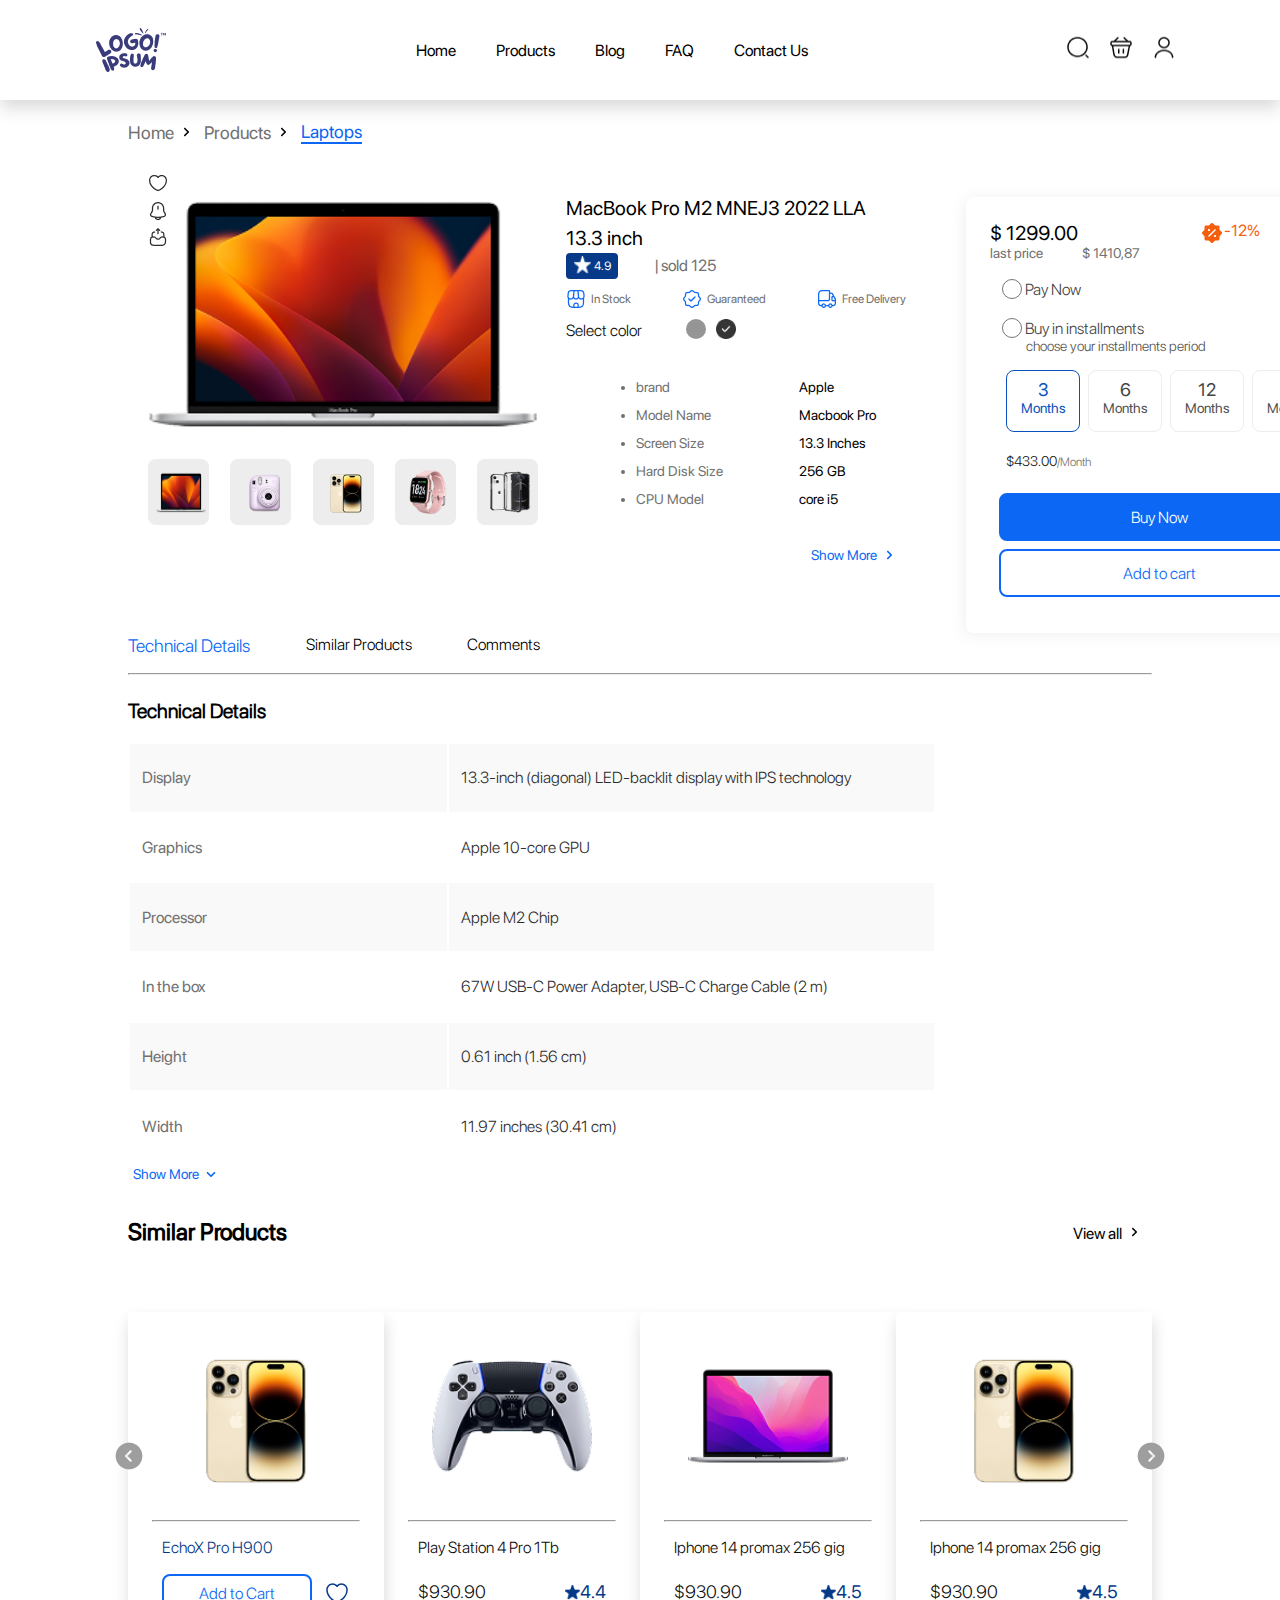
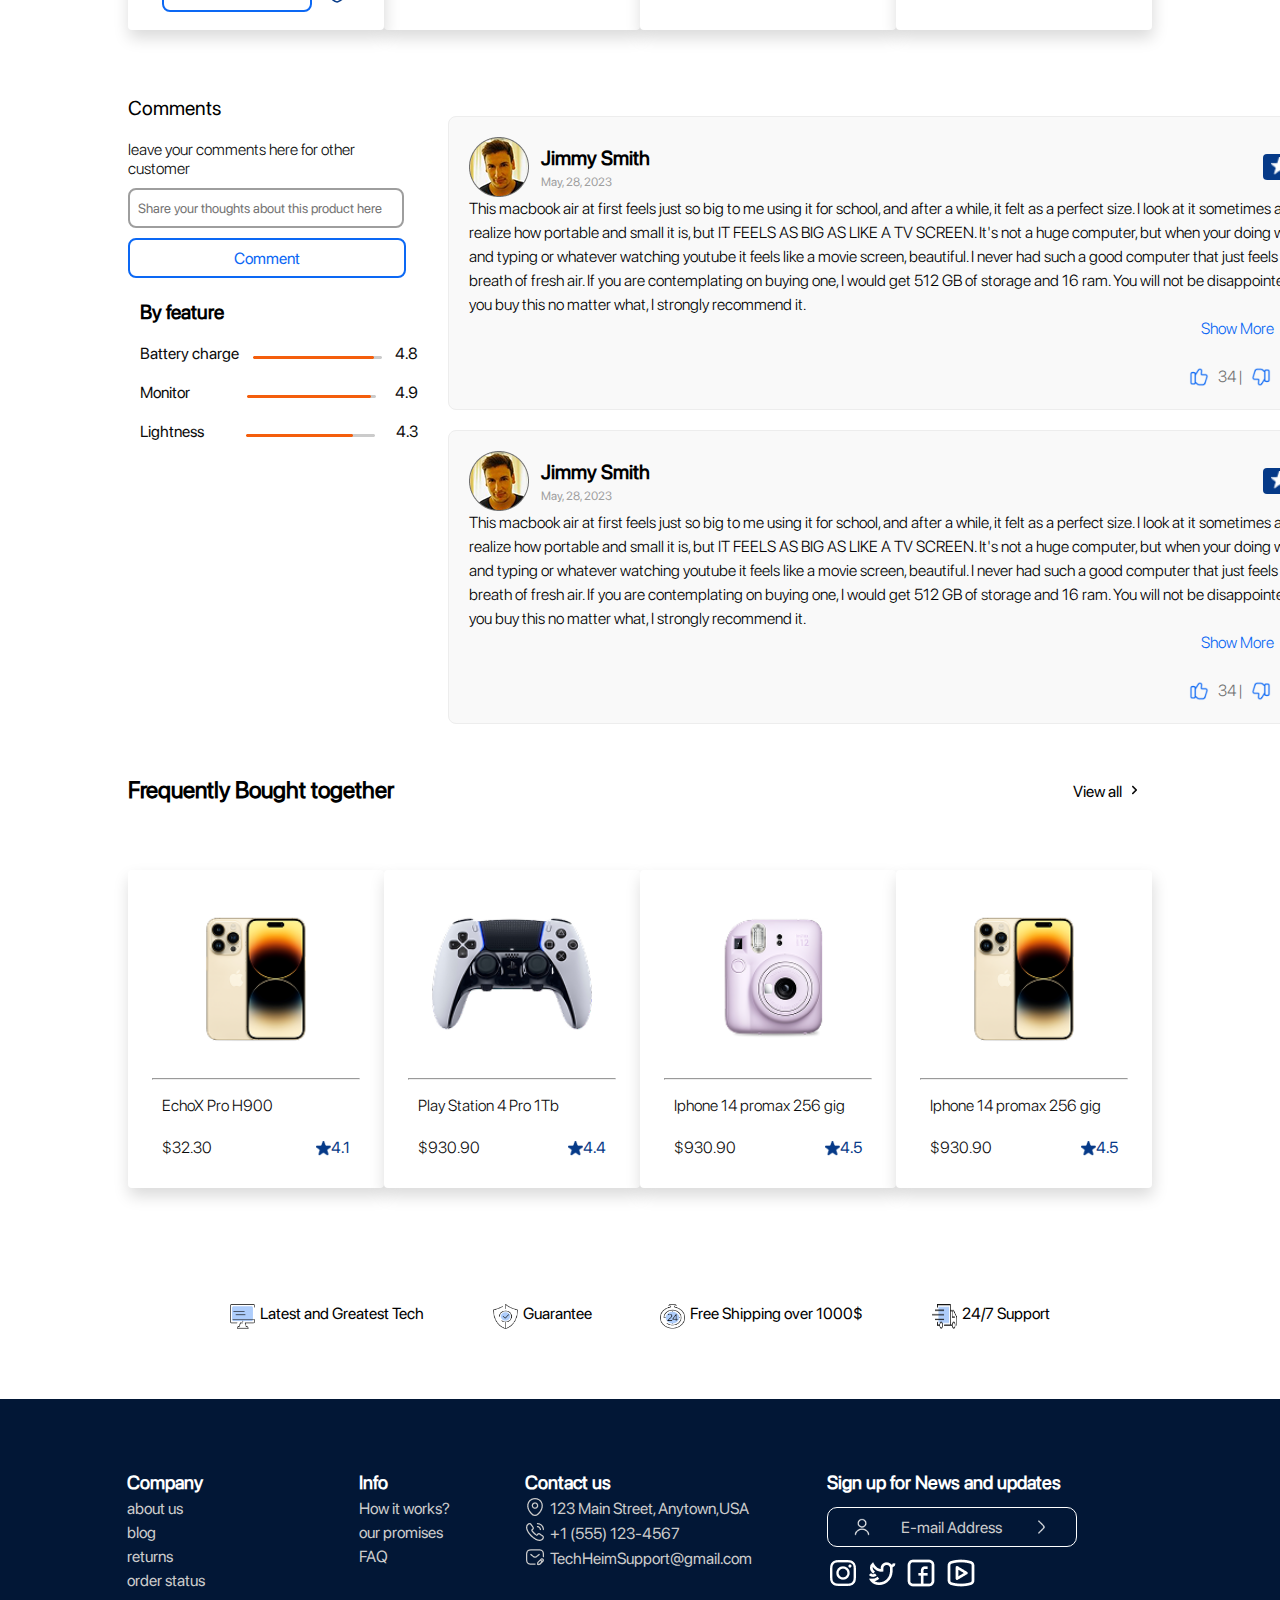
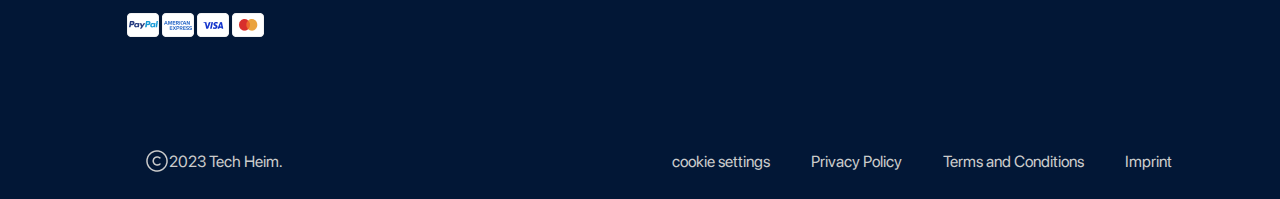
<file: product.html>
<!DOCTYPE html>
<html lang="en">
<head>
    <meta charset="UTF-8">
    <meta name="viewport" content="width=device-width, initial-scale=1.0">
    <link rel="stylesheet" href="product.css"/>
    <!-- <link rel="stylesheet" href="index.css"/> -->

   
    <title>Logo Ipsum</title>
</head>
<body>
    <div class="navbar">
    <div class="head-main">  
    <div class="logo"><img src="Assets/icons/Logo.png"></div>
    <div class="nav-links">
        <a>Home</a>
        <a>Products</a>
        <a>Blog</a>
        <a>FAQ</a>
        <a>Contact Us</a>
    </div>
    <div class="nav-icons">
        <img src="Assets\icons\search.png">
        <img src="Assets\icons\basket.png">
        <img src="Assets\icons\profile.png">
    </div>
   </div>   
  </div>
 <div class="main">
  <div class="pro-cont">
    <div class="path">
        <p>Home</p>
        <div class="path-img"><img src="Assets\icons\arrow-circle-right.png"></div>
        <p>Products</p>
        <div class="path-img"><img src="Assets\icons\arrow-circle-right.png"></div>
        <p class="lap">Laptops</p>
    </div>
      <div class="pro-grid">
        <div class="card1">
            <div class="like"><img src="Assets\icons\heart-black.png"></div>
            <div class="noti"><img src="Assets\icons\notification-bing.png"></div>
            <div class="send"><img src="Assets\icons\directbox-send.png"></div>
            <div class="pro-img"><img src="Assets\images\image-1.png"></div>
            <div class="pro-imgs"><span><img src="Assets\images\image-1.png"></span><span><img src="Assets\images\prod2.png"></span><span><img src="Assets\images\prod4.png"></span><span><img src="Assets\images\prod6.png"></span><span><img src="Assets\images\prod1.png"></span></div>
        </div>
        <div class="card2">
          <h3>MacBook Pro M2 MNEJ3 2022 LLA 13.3 inch</h3>
          <div class="rate">
            <div class="ratings">
                <div class="star-img"><img src="Assets\icons\Star 1.png"></div><p>4.9</p>
            </div>
            <span><p> | sold 125</p></span>
           </div>
          <div class="pro-spec">
             <span class="spec"><div class="spec-img"><img src="Assets\icons\shop.png"></div><p>In Stock</p></span>
             <span class="spec"><div class="spec-img"><img src="Assets\icons\verify.png"></div><p>Guaranteed</p></span>
             <span class="spec"><div class="spec-img"><img src="Assets\icons\truck.png"></div><p>Free Delivery</p></span>
          </div> 
          <div class="cols">
            <h3>Select color </h3>
            <span><div class="col"></div>
            <img src="Assets\icons\select color.png"></span>
          </div>
          <div class="pro-list">
            <ul class="list1">
                <li>brand</li>
                <li>Model Name</li>
                <li>Screen Size</li>
                <li>Hard Disk Size</li>
                <li>CPU Model</li>
            </ul>
            <ul class="list2">
                <li>Apple</li>
                <li>Macbook Pro</li>
                <li>13.3 Inches</li>
                <li>256 GB</li>
                <li>core i5</li>
            </ul>
           </div>
           <div class="show"><a href="#"><p>Show More</p><div class="show-img"><img src="Assets\icons\blue-right.png"></a></div>
        </div>   
      </div>
      <div class="card3">
            <div class="card3-1">
                <div class="price-txt">
                    <div class="c-price">
                        <span><h5>$ 1299.00</h5></span>
                        <span><div class="dis-img"><img src="Assets\icons\discount-shape.png"></div><p> -12%</p></span>
                    </div>
                    <div class="l-price"><p>last price  </p><p>$ 1410,87</p></div>
                </div>
                <div class="install">
                    <div class="ops"><input type="radio" name="payment" id="payment">
                    <label for="payment">&nbsp;Pay Now</label></div><br>
                    <div class="ops"><input type="radio" name="payment" id="payment">
                    <label for="payment">&nbsp;Buy in installments</label></div>
                    <p class="p1">choose your installments period</p>
                    <div class="months">
                        <div style="border:1px solid rgba(9, 81, 190, 1); " ><p  class="p-head"style="color:rgba(9, 81, 190, 1) !important;" >3</p><p style="color:rgba(9, 81, 190, 1) !important;"> Months</p></div>
                        <div><p class="p-head">6</p><p>Months</p></div>
                        <div><p class="p-head">12</p><p>Months</p></div>
                        <div><p class="p-head">18</p><p>Months</p></div>
                    </div><br>
                    <p class="p2">$433.00<span>/Month</span></p>
                </div><center>
                <div class="buttons">
                    <button class="button1">Buy Now</button>
                    <button class="button2">Add to cart</button>
                </div></center>
            </div>
        </div>
  </div>

  <div class="Details">
      <div class="tabs">
        <div class="tab" style="color:rgba(12, 104, 244, 1);font-size:18px;">
              <p>Technical Details</p>
        </div>
        <div class="tab">
            <p>Similar Products</p>
        </div>
        <div class="tab">
            <p>Comments</p>
        </div>
      </div><hr >
      <div class="tech">
          <h5 style=" font-family:'SF-pro-thin';font-size:20px;font-weight: 700;">Technical Details</h5><br>
          <table class="tech-t">
            <tbody>
                <tr>
                    <td>Display</td>
                    <td>13.3-inch (diagonal) LED-backlit display with IPS technology</td>

                </tr>
                <tr>
                    <td>Graphics</td>
                    <td>Apple 10-core GPU</td>
                </tr>
                <tr>
                    <td>Processor</td>
                    <td>Apple M2 Chip</td>
                </tr>
                <tr>
                    <td>In the box</td>
                    <td>67W USB-C Power Adapter, USB-C Charge Cable (2 m)</td>
                </tr>
                <tr>
                    <td>Height</td>
                    <td>0.61 inch (1.56 cm)</td>
                </tr>
                <tr>
                    <td>Width</td>
                    <td>11.97 inches (30.41 cm)</td>
                </tr>
            </tbody>
          </table>
      </div>
      <div class="show" style="margin-left:0;"><a href="#"><p>Show More</p><div class="show-img"><img src="Assets\icons\arrow-circle-down.png"></a></div>
  </div>

  <div class="new-prod">
    <div class="new-txt">
      <h3>Similar Products</h3>
      <div class="view-all"><p><a href="">View all </a><div class="view-img"><img src="Assets\icons\arrow-circle-right.png"></div></p></div>
    </div>
    <div class="new-grid">
         <div class="new-card" style="position:relative;">
            <img  style="position :absolute; left:-15px; top:128px;"src="Assets\icons\brown-left.png">
             <div class="new-img">
                <img src="Assets\images\prod4.png">
             </div>
             <hr>
               <p style="color:rgba(6, 58, 136, 1);">EchoX Pro H900</p>
               <p style="display:flex;justify-content: space-between; align-items: center;margin-top:4px;"><button class="addtocart">Add to Cart</button><span style="width:25px;height:25px;"><img src="Assets\icons\heart.png" ></img></span></p>
             
         </div>
         <div class="new-card">
             <div class="new-img">
                <img src="Assets\images\prod5.png">
             </div>
             <hr>
               <p>Play Station 4 Pro 1Tb</p>
               <p class="price" style="font-size: 18px;">$930.90<span  class="rating"><img src="Assets\icons\Star.png" style="width:15px;height:15px;"></img>4.4</span></p>
             
         </div>
         <div class="new-card">
             <div class="new-img">
                <img src="Assets\images\prod3.png">
             </div>
             <hr>
               <p>Iphone 14 promax 256 gig</p>
               <p class="price" style="font-size: 18px;">$930.90<span  class="rating"><img src="Assets\icons\Star.png" style="width:15px;height:15px;"></img>4.5</span></p>
             
         </div>
          <div class="new-card" style="position:relative;">
            
             <div class="new-img">
                <img src="Assets\images\prod4.png">
             </div>
             <hr>
               <p>Iphone 14 promax 256 gig</p>
               <p class="price" style="font-size: 18px;">$930.90<span  class="rating"><img src="Assets\icons\Star.png" style="width:15px;height:15px;"></img>4.5</span></p>    
               <img  src="Assets\images\brown-right.png"style="position :absolute; right:-15px; top:128px;">
            </div>
    </div>
  </div>
  
  <div class="comment">
   <div class="cmnt">
    <div class="com">
        <p>Comments</p>
        <div>
            <p>leave your comments here for other customer</p>
        </div>

        <input type="text" name="txt" id="txt" placeholder="Share your thoughts about this product here">
        <button>Comment</button>
        <div class="feature">
            <h4>By feature</h4>
            <p><span>Battery charge</span><span><img src="Assets\images\Frame 26086883.png"></span><span>4.8</span></p>
            <p><span>Monitor&nbsp;&nbsp;&nbsp;&nbsp;&nbsp;&nbsp;</span><span></span><span><img src="Assets\images\Frame 26086884.png"></span><span>4.9</span></p>
            <p><span>Lightness</span><span></span><span><img src="Assets\images\Frame 26086885.png"></span><span>4.3</span></p>
        </div>
    </div> <!--com-->
    <div class="review">
       <div class="re">
         <div class="profile">
            <div class="prof">
                <div class="prof-img"><img src="Assets\images\Ellipse 398.png"></div>
                    <div class="p-name">
                        <h5 class="n1">Jimmy Smith</h5>
                        <p class="n2">May, 28, 2023</p>
                    </div>
            </div>
              <div class="ratings">
                <div class="star-img"><img src="Assets\icons\Star 1.png"></div><p>4.9</p>
            </div>
         </div>
         <div class="r-cont">
                        <p>This macbook air at first feels just so big to me using it for school, and after a while, it felt as a perfect size. I look at it sometimes and realize how portable and small it is, but IT FEELS AS BIG AS LIKE A TV SCREEN. It's not a huge computer, but when your doing work and typing or whatever watching youtube it feels like a movie screen, beautiful. I never had such a good computer that just feels like a breath of fresh air. If you are contemplating on buying one, I would get 512 GB of storage and 16 ram. You will not be disappointed if you buy this no matter what, I strongly recommend it.</p>
                        <div class="show1" ><a><p>Show More</p><div class="show1-img"><img src="Assets\icons\arrow-circle-down.png"></div></a></div><br>
                        <div class="lik"><div class="likes"><img src="Assets\icons\like.png"></div><span class="count">34 | </span><div class="dislikes"><img src="Assets\icons\dislike.png"></div><span class="count">5</span></div>
         </div>
         
       </div>
       
       <div class="re">
         <div class="profile">
            <div class="prof">
                <div class="prof-img"><img src="Assets\images\Ellipse 398.png"></div>
                    <div class="p-name">
                        <h5 class="n1">Jimmy Smith</h5>
                        <p class="n2">May, 28, 2023</p>
                    </div>
            </div>
              <div class="ratings">
                <div class="star-img"><img src="Assets\icons\Star 1.png"></div><p>4.9</p>
            </div>
         </div>
         <div class="r-cont">
                        <p>This macbook air at first feels just so big to me using it for school, and after a while, it felt as a perfect size. I look at it sometimes and realize how portable and small it is, but IT FEELS AS BIG AS LIKE A TV SCREEN. It's not a huge computer, but when your doing work and typing or whatever watching youtube it feels like a movie screen, beautiful. I never had such a good computer that just feels like a breath of fresh air. If you are contemplating on buying one, I would get 512 GB of storage and 16 ram. You will not be disappointed if you buy this no matter what, I strongly recommend it.</p>
                        <div class="show1" ><a><p>Show More</p><div class="show1-img"><img src="Assets\icons\arrow-circle-down.png"></div></a></div><br>
                        <div class="lik"><div class="likes"><img src="Assets\icons\like.png"></div><span class="count">34 | </span><div class="dislikes"><img src="Assets\icons\dislike.png"></div><span class="count">5</span></div>
         </div>
       </div>
    </div>
   </div> <!--cmnt-->
  </div><!--comment-->

  <div class="new-prod">
    <div class="new-txt">
      <h3>Frequently Bought together</h3>
      <div class="view-all"><p><a href="">View all </a><div class="view-img"><img src="Assets\icons\arrow-circle-right.png"></div></p></div>
    </div>
    <div class="new-grid">
         <div class="new-card">
             <div class="new-img">
                <img src="Assets\images\prod4.png">
             </div>
             <hr>
               <p>EchoX Pro H900</p>
               <p class="price">$32.30<span  class="rating"><img src="Assets\icons\Star.png" style="width:15px;height:15px;"></img>4.1</span></p>
             
         </div>
         <div class="new-card">
             <div class="new-img">
                <img src="Assets\images\prod5.png">
             </div>
             <hr>
               <p>Play Station 4 Pro 1Tb</p>
               <p class="price">$930.90<span  class="rating"><img src="Assets\icons\Star.png" style="width:15px;height:15px;"></img>4.4</span></p>
             
         </div>
         <div class="new-card">
             <div class="new-img">
                <img src="Assets\images\prod2.png">
             </div>
             <hr>
               <p>Iphone 14 promax 256 gig</p>
               <p class="price">$930.90<span  class="rating"><img src="Assets\icons\Star.png" style="width:15px;height:15px;"></img>4.5</span></p>
             
         </div>
          <div class="new-card">
            
             <div class="new-img">
                <img src="Assets\images\prod4.png">
             </div>
             <hr>
               <p>Iphone 14 promax 256 gig</p>
               <p class="price">$930.90<span  class="rating"><img src="Assets\icons\Star.png" style="width:15px;height:15px;"></img>4.5</span></p>    
          </div>
    </div>
  </div>
   <div class="ic">
   <div class="ic-grid">
    <div class="txt-ic">
       <div class="ic-img"> <img src="Assets\icons\Group 61428.png"></div>
       <p>Latest and Greatest Tech</p>
    </div>
    <div class="txt-ic">
      <div class="ic-img"> <img src="Assets\icons\icon.png"></div>
       <p>Guarantee</p>
    </div>
    <div class="txt-ic">
        <div class="ic-img"> <img src="Assets\icons\icon (1).png"></div>
       <p>Free Shipping over 1000$</p>
    </div>
    <div class="txt-ic">
       <div class="ic-img"> <img src="Assets\icons\Group 4.png"></div>
       <p>24/7 Support</p>
    </div>
   </div> 
  </div>
</div>
</div>
</div>  
<div class="main2">
 <div class="footer1">
     <div class="f1-cont">
       
         <div class="cont">
           
           <ul>
            <li><h3>Company</h3></li>
           <li><a href="#">about us</a></li>
           <li><a href="#">blog</a></li>
           <li><a href="#">returns</a></li>
           <li><a href="#">order status</a></li>
           </ul>
           <div class="pay">
              <span><img src="Assets\images\paypal.png"></span>
              <span><img src="Assets\images\american express.png"></span>
              <span><img src="Assets\images\visa.png"></span>
              <span><img src="Assets\images\master card.png"></span>
           </div>
         </div>
         <div class="cont">
           <ul>
            <li><h3>Info</h3></li>
           <li><a href="#">How it works?</a></li>
           <li><a href="#">our promises</a></li>
           <li><a  href="#">FAQ</a></li>
          </ul> 
         </div>
         <div class="cont">

           <ul class="contact">
            <li> <h3>Contact us</h3></li>
           <li><a href="#"><div><img src="Assets\icons\location.png"></div>123 Main Street, Anytown,USA</a></li>
           <li><a href="#"><div><img src="Assets\icons\call-calling.png"></div>+1 (555) 123-4567</a></li>
           <li><a href="#"><div><img src="Assets\icons\sms-edit.png"></div>TechHeimSupport@gmail.com</a></li>
           </ul>
         </div>
         <div class="cont">
          <ul>
           <li> <h3>Sign up for News and updates</h3></li>
           <li> <button><img src="Assets\icons\user.png">E-mail Address<img src="Assets\icons\arrow-right.png"></button></li>
           <li>  <p><span><img src="Assets\icons\Instagram.png"></span><span><img src="Assets\icons\twitter.png"></span><span><img src="Assets\icons\Facebook.png"></span><span><img src="Assets\icons\Youtube.png"></span></p></li>
          </ul> 
         </div> 
     </div>
  </div>
  <div class="copyright">
    <div class="c-grid">
       <div class="copy">
         <img src="\Assets\icons\copyright.png">
         <p>2023 Tech Heim.</p>
       </div>
       <div class="c-txt">
        <p>cookie settings</p>
        <p>Privacy Policy</p>
        <p>Terms and Conditions </p>
        <p>Imprint </p>
       </div>
    </div>
  </div>
 
  </div>
</body> 
</html>
</file>
<file: product.css>
@font-face {
    font-family: 'SF-pro-reg';
    src: url('/Assets/fonts/SF-Pro-Display-Regular.otf');
}
@font-face {
    font-family: 'SF-pro-thin';
    src: url('/Assets/fonts/SF-Pro-Display-Light.otf');
}
@font-face {
    font-family: 'SF-rd';
    src: url('/Assets/fonts/SF-Pro-Rounded-Regular.otf');
}
@font-face {
    font-family: 'SF-rd-light';
    src: url('/Assets/fonts/SF-Pro-Rounded-Light.otf');
}
*{  
    
    margin:0;
    font-family: 'SF-pro-reg';
  
}
body{
     width:100%;
     overflow-x: hidden;
}

.navbar{
    background-color:white;
    width:100%;
    height:100px;
    display: flex;
    justify-content: space-around;
    align-items: center;
    box-shadow: rgba(0, 0, 0, 0.15) 0px 0.5rem 1rem;
}
.logo{
    width:70px;
    height:45px;
}
.nav-links{
    display:flex;
    width: 600px;
    padding:8px;
    justify-content: center;
    gap:40px;
}
.nav-links a{
    color:black;
    gap:70px;
}

.nav-icons img{
    height:40px;
    width:40px;
}

.main{
    width:80%;
    display: flex;
    justify-content: center;
    align-items: center;
    margin:auto;
}
.head-main{
    width:85%;
    display: flex;
    justify-content: space-between;
    align-items: center;
    margin:auto;
}
.main2{
    width:100%;
}
.pro-cont{
    width:100%;
    /* background-color: burlywood; */
    padding:20px;

}
.path{
    display: flex;
    justify-content:left;
    align-items: center;
    font-family: 'SF-pro-thin';
    font-size:18px;
    color:rgba(113, 113, 113, 1);
}
.lap{
    color:rgba(12, 104, 244, 1);
   border-bottom:2px solid rgba(12, 104, 244, 1);

}
.path-img{
    width:30px;
    height:25px;
}
.pro-grid{
    width:95%;
    height:450px;
    display:flex;
    padding:20px;
    

}
.card1{
    width:390px;
    height:450px;
    position:relative;
    /* background-color: antiquewhite; */
}
.like{
    position: absolute;
 
    top:8px;
}
.noti{
    position: absolute;
    top:36px;
}
.send{
    position: absolute;
     top:62px;
}
.pro-img{
   
    padding-bottom:0;
    width:100%;
    /* background-color: darkgray; */
}
.pro-img img{
    width:100%;
}
.pro-imgs{
    display:flex;
    width:390px;
    justify-content: space-between;
   
}
.pro-imgs span{
    width:45px;
    height:50px;
    padding:8px;
    background-color: rgba(237, 237, 237, 1);
    border-radius: 8px;
   
}
.pro-imgs span img{
    width:50px;
    height:50px;
}

.card2{
    
    width:345px;
    height:365px;
    /* background-color: cadetblue; */
    line-height: 1.5;
    padding:28px;
   

}
.card2 h3{
    font-size:20px;
    font-weight: 500;
}
.rate{
    display: flex;
    width:150px;
    justify-content: space-between;
    align-items: center;
    color:rgba(113, 113, 113, 1);

}
.ratings{
    position: relative;
    width:44px;
    height: 18px;
    display: flex;
    padding:4px 4px;
    justify-content: center;
    align-items: center;
    background-color:rgba(6, 58, 136, 1) ;
    border-radius:4px;
    color:white;
    font-size:12px ;
}
.star-img{ 
    width:20px;
    height:20px; 

}
.star-img img{
    width:18px;
    height:18px;
}
.pro-spec{
    width:100%;
    display: flex;
    padding:10px;
    padding-left:0;
    justify-content: space-between;
}
.spec{
    display:flex;
    justify-content: center;
    align-items: center;
    color:rgba(113, 113, 113, 1);
    font-size: 12px;
}
.spec-img{
  display: flex;
  height:20px;
  width:25px;
}

.cols{
    width:50%;
    color:rgba(113, 113, 113, 1);
    display: flex;
    justify-content: space-between;
}
.cols h3{
    font-family: 'SF-pro-thin';
    font-size: 16px;
    font-weight: 200;
    color:rgba(12, 12, 12, 1);
}
.col{
    width:20px;
    height:20px;
    background-color:rgba(149, 149, 149, 1) ;
    border-radius: 50px;
}
.cols img{
    width:20px;
    height:20px;
}
.cols span{
    justify-content: space-between;
    width:50px;
    display: flex;
}
.pro-list{
    display:flex;
    justify-content: space-between;
    padding:30px;
    line-height: 2;
}
.list1{
    color:rgba(113, 113, 113, 1);
    font-size: 14px;
    
}
.list2{
    list-style-type: none;
    font-size: 14px;
}
.show{
   display: flex;  
   margin-left:240px;
   width:100px;
   font-size:14px;
   justify-content: center;
   align-items: center;
  
}
.show a{
     color:rgba(12, 104, 244, 1);
    text-decoration: none;
}
.show-img{
    height:24px;
    width:24px;
}
.card3{
    width:500px;
    /* background-color: rgb(193, 183, 46); */
    padding:32px;
   
    
}
.card3-1{
    width:338px;
    height:388px;
    padding:24px;
    box-shadow:-2px 2px 15px -1px rgba(113, 113, 113, 0.12);
    border-radius:8px;
    justify-content: center;
    align-items: center;
}
.price-txt{
    width:80%;
}
.c-price{
    width:100%;
    display: flex;
    justify-content: space-between;
}
.c-price span{
    display: flex;

}
.c-price span h5{
    font-weight: 500;;
    color:black;
    font-size:20px;
}
.c-price span p{
    color:rgba(244, 94, 12, 1);
    font-size:16px;
}
.l-price{
    width:150px;
    display: flex;
    justify-content: space-between;
    color:rgba(113, 113, 113, 1);
    font-family: 'SF-pro-thin';
    font-weight: 300;
    font-size: 14px;

}
.dis-img{
    width:24px;
    height:16px;
}
/* input[type='radio']{
    color:rgba(68, 68, 68, 1);
    font-size:16px;
} */
 .p1{
    margin-left:36px;
    font-size:12px;
    font-family: 'SF-pro-thin';
 }
 .install{
    
    margin: 18px 0;
    
 }
.install p{
    font-size:14px;
    color:rgb(81, 81, 81);
  
}
.ops{
    display: flex;
    justify-content:left;
    align-items: center;
}
.p2{
    font-family: 'SF-pro-thin';
     font-size:14px;
    color:rgba(12, 12, 12, 1) !important;
    font-weight: 100;
    margin-left: 16px;
}
.install p span{
    font-family: 'SF-pro-thin';
     color:rgba(113, 113, 113, 1);
     font-size:12px;
}
.months{
    width:320px;
    height:48px;
    padding:16px;
    display:flex;
    justify-content: space-between;
}
.months div{
   width:56px;
   height:44px;
   padding:8px;
   border:1px solid rgba(237, 237, 237, 1);
   text-align: center;
   border-radius:8px;
}
.months div {
    
    font-family: 'SF-pro-thin';
    font-size:16px;
}
.p-head{
    color:rgba(68, 68, 68, 1) !important;
    font-size:18px !important;
}
.p-head p{
    font-family:'SF-pro-thin' !important;
    color:rgba(113, 113, 113, 1)!important;
    font-size: 12px !important;
}
 .buttons{
    justify-content: center ;
    margin: 24px 0;
 }
.buttons button{
   width:320px;
   height:48px;
   border-radius:8px;
   padding:8px 16px;
   border:2px solid rgba(12, 104, 244, 1);
}
.button1{
  background-color: rgba(12, 104, 244, 1);
  color:white;
  font-size: 16px;
  font-family: 'SF-pro-thin';
}
.button2{
  margin-top:8px;
  background-color:white;
  color: rgba(12, 104, 244, 1);
  font-size:16px;
  font-family: 'SF-pro-thin';
}
.details{
   
    padding:24px;
}

.tabs{
    width:412px;
    height:38px;
    display:flex;
    justify-content:space-between ;
}
.tabs p{
    font-family:'SF-pro-thin';
}
.tech{
    margin-top:24px;
}
.tech-t tbody tr td{
    min-width: 250px;
}

.tech-t{
    width:808px;
    height:420px;
    
    color:rgba(113, 113, 113, 1);
    font-size:16px;

}

.tech-t tbody tr td{
      border:none;
      border-collapse: collapse;
}
td{
    padding-left: 12px;
}
tr:nth-of-type(odd){
    background-color: rgba(249, 249, 249, 1);
}
td:nth-of-type(even){
    color: rgba(45, 45, 45, 1);
    font-family:'SF-pro-thin';
    font-size:16px;
}


.new-prod{
    width:100%;
    color:black;
    position:relative; 
    align-items: center;
    justify-content: center;
    padding-top:32px;
 
    
}
.new-grid{
    width:100%;
    display: flex;
    
    align-items: center;
    justify-content:space-between;
    height:450px;
}
.new-card{
    
    width:240px;
    height:270px;
    background-color: white;
    color:black;
 
    text-align: center;
    border-radius:4px ;
    box-shadow: rgba(0, 0, 0, 0.15) 1px 0.5rem 1rem;
    padding:24px;
}
.new-card p{
    font-family: 'SF-pro-thin';
    font-size:16px;
    color:rgba(12, 12, 12, 1);
    font-weight: 300;
    text-align: left;
    margin:10px;
    line-height: 2;
}
.rating{
    display:flex;
    justify-content: center;
    align-items: center;
    color:rgba(6, 58, 136, 1);
}
.price{
    display:flex;
    justify-content: space-between;
   
}

.new-img{
    width:160px;
    height:160px;
    margin: auto;
    margin-bottom:24px;
    
}
.new-img img{
    width:100%;
    height:160px;
}
.new-txt{
    font-family: 'SF-pro-reg';
    position: relative;
    display: flex;
    justify-content: space-between;
    align-items: center;
    font-size: 20px;

}
.view-all{
    display:flex;
    justify-content: center;
    align-items: center;
   
   
}
.view-img{
    width:30px;
    height:24px;
}
.new-txt p img{
    width:30px;
    height:30px;
}
.new-txt a{
  
    text-decoration: none;
    font-size: 16px;
    color:black;
}
.new-card :hover{
    color:rgba(6, 58, 136, 1);
}

.comment{
    width:100%;
    justify-content: center;
    align-items: center;
    margin:0;
    display: flex;

}
.cmnt{
    display: flex;
    width:100%;
    margin:0;
    justify-content: space-between;
    
}
.com{
    width:300px;
    font-size:20px;
    margin:0;
}
.com div p{
    color:rgba(12, 12, 12, 1);
    font-size: 16px;
    margin-top: 20px;
    margin-bottom:10px;
    font-family: 'SF-pro-thin';
}
label{
    color:rgba(68, 68, 68, 1);
    font-weight: 300;
    font-family: 'SF-pro-thin';
    font-size: 16px;
    
}
.card3-1 input{
    margin-left:12px;
}
input[type=text]{
    display: flex;
    width:92%;
    height:20px;
    padding:8px;
    border:2px solid rgba(158, 158, 158, 1);
    border-radius:8px;
    margin-bottom:10px;
}
input[type=radio]{
    accent-color:blue;
    height:20px;
    width:20px;
    
}
.com button{
    width: 278px;
    height:40px;
    padding:8px;
    border:2px solid rgba(12, 104, 244, 1);
    border-radius: 8px;
    background-color: white;
    color:rgba(12, 104, 244, 1);
    margin-bottom: 10px;
    font-size:16px;
}
.feature{
    width:100%;
    padding:12px;
}
.feature p{
    display:flex;
    justify-content: space-between;
}
.feature p span div{
    width:100px;
    height:15px;
}
.rating-img{
    width:80px;
    height:10px;
}
.review{   
    width:900px; 
    padding-left:22px;  
}
.re{
    width:94%;
    background-color:rgba(249, 249, 249, 1);
    border:1px solid rgba(237, 237, 237, 1);
    border-radius: 8px;
    line-height: 1.5;
    padding:20px;
    margin:20px;
}
.profile{
    display: flex; 
    justify-content: space-between;
    align-items: center;
}
.prof{
    display: flex;
    justify-content: space-between;
    align-items: center;
}
.p-name{
    margin-left:12px;
}
.n1{
 font-size: 20px;
}
.n2{
    color:rgba(158, 158, 158, 1);
    font-size: 12px;
}
.prof-img{
    display:flex;
    width:60px;
    height:60px;
    border-radius:50px;
}
.star{
    display: flex;
    justify-content: center;
    align-items: center;
}

.r-cont p{
    font-family: 'SF-pro-thin';
    font-size:16px ;
 
   
}

.show1{
   display: flex;  
   margin-left:680px;
   width:200px;
   font-size:12px;
   justify-content: center;
   align-items: center;
  
}
.show1 a{
     color:rgba(12, 104, 244, 1);
    text-decoration: none;
    display: flex;
}
.show1-img{
    height:24px;
    width:24px;
}
.show-more{
    display: flex;
    justify-content:flex-end;
    align-items: center;
}
.lik{
    display: flex;
    width:100px;
    justify-content: space-between;
    align-items: center;
    margin-left: 720px;
}
.likes{
    width:20px;
    height:20px;
}
.likes img{
     width:20px;
    height:20px;
}
.count{
    color:rgba(113, 113, 113, 1);
    font-family: 'SF-pro-thin';
    font-size: 16px;
}
.dislikes{
    width:20px;
    height:20px;
}
.dislikes img{
    width:20px;
    height:20px;
}
.show-ic{
    width:24px;
    height:24px;
    transform: rotate(90deg);

}

.ic{
    width:100%;
    display:flex;
    justify-content: center;
    align-items: center;
    
}
.ic-grid{
   width:80%;
    display: flex;
    padding:50px;    
    justify-content: space-between;

}
.txt-ic{
    font-family: 'SF-pro-reg';
   display: flex;
    font-size: 16px;
    font-weight:400;
     
}
.ic-img{
   width:30px;
   height: 25px;
}
.ic-img img{
    width:25px;
    height:25px;
}

.ic-txt p{
    display:flex;
    margin-left: 20px;
}



.footer1{
    width:100%;
    height:290px;
    background-color: rgba(2, 23, 54, 1);
     color:white;
    padding:20px;
    
}
.f1-cont{
    width:80%;
    height:200px;
     padding:50px;
    display: flex;
    font-family: 'SF-pro-thin';
    justify-content: space-around;
}
.cont{
   height:150px;

}
.cont ul{
    list-style-type: none;
    margin:0;
    line-height: 1.5;
}
.cont ul li a{
    text-decoration: none;
     color:rgba(203, 203, 203, 1);
    font-size: 16px;
    font-weight: 200;
}
.pay{
    padding:20px;
    margin-left: 20px;
}
.cont ul  li button{
    width:250px;
    padding:10px;
    margin-top:10px;
    margin-bottom: 10px;
    display:flex;
    height:40px;
    background-color: rgba(2, 23, 54, 1);
    border:1.5px solid white;
    border-radius: 10px;
    font-size: 16px;
     color:rgba(203, 203, 203, 1);
    justify-content: space-around;
    
}
.cont ul li p{
    width:150px;
    display:flex;
    justify-content: space-between;
}
.contact li a{
    display: flex;
    line-height: 1.5;
}
.contact li a div{
    width:25px;
    height:25px;
}
.copyright{
    width:100%;
    height:30px;
    padding:20px;
    color:rgba(203, 203, 203, 1);
    background-color: rgba(2, 23, 54, 1);
}
.c-grid{
    width: 90%;
    display: flex;
    justify-content: space-between;
    align-items: center;
    
}
.copy{
    margin-left:125px;
    display:flex;
    justify-content: center;
    align-items: center;
    
}
.c-txt{
    display:flex;
    width:500px;
    justify-content: space-between;
}

.addtocart{
   width:150px;
   height:38px;
   border-radius:8px;
   padding:8px 16px;
   border:2px solid rgba(12, 104, 244, 1);

  background-color:white;
  color: rgba(12, 104, 244, 1);
  font-size:16px;
  font-family: 'SF-pro-thin';
}
</file>
<file: index.css>
@font-face {
    font-family: 'SF-pro-reg';
    src: url('/Assets/fonts/SF-Pro-Display-Regular.otf');
}
@font-face {
    font-family: 'SF-pro-thin';
    src: url('/Assets/fonts/SF-Pro-Display-Light.otf');
}
@font-face {
    font-family: 'SF-rd';
    src: url('/Assets/fonts/SF-Pro-Rounded-Regular.otf');
}
@font-face {
    font-family: 'SF-rd-light';
    src: url('/Assets/fonts/SF-Pro-Rounded-Light.otf');
}
*{  
    
    margin:0;
    font-family: 'SF-pro-reg';
  
  
}
body{
     width:100%;
     overflow-x: hidden;
}

.navbar{
    background-color:white;
    width:100%;
    height:100px;
    display: flex;
    justify-content: space-around;
    align-items: center;
    box-shadow: rgba(0, 0, 0, 0.15) 0px 0.5rem 1rem;
}
.logo{
    width:70px;
    height:45px;
}
.nav-links{
    display:flex;
    width: 600px;
    padding:8px;
    justify-content: center;
    gap:40px;
}
.nav-links a{
    color:black;
    gap:70px;
    text-decoration: none;
}

.nav-icons img{
    height:40px;
    width:40px;
}
.head-main{
    width:85%;
    display: flex;
    justify-content: space-between;
    align-items: center;
    margin:auto;
}

.main{
    width:80%;
   
    justify-content: center;
    align-items: center;
    margin:auto;
}
.main2{
    width:80%;
   
    justify-content: center;
    align-items: center;
    margin:auto;
}
.container1{
    display:flex;
    width:100%;
    justify-content: space-around;
    align-items: center;
    padding:60px;

}
.txt-cont{
    color:#042352;
    width:38%; 
    
}
.txt-cont h1{
    font-family: 'SF-rd';
    font-size: 64px;
}
.txt-cont h3{
    font-size: 32px;
}
.txt-cont h3 span{
    color:#F45E0C;
}
.txt-cont p{
    font-family: 'SF-pro-thin';
    padding:20px 0;
    color:#0C0C0C;
    font-size: 14px;
}
.txt-cont button{
    width:300px;
    height:40px;
    border:none;
    color:white;
    border-radius: 8px;
    background-color: #F45E0C;
}
.img-cont{
    width:800px;
    height:450px;
}

.products{
    width:100%;
    height:350px;
       align-items: center;
    justify-content: center;

}
.prod-grid{
    height:350px;
    width:100%;
    padding:20px;
    display:flex;
    background-color:#F5F5F5 ;
    align-items: center;
    justify-content: center;
    padding: 20px;
}
.prod-card{
    margin:10px;
    width:200px;
    height:200px;
    border-radius: 8px;
    justify-content: center;
    align-items: center;
    background-color: white;
    color:black;
    text-align: center;
   box-shadow: rgba(0, 0, 0, 0.15) 1px 0.5rem 1rem;
}
.prod-card p a{
    text-decoration: none;
    color:black;
}
.prod-img{
    width:150px;
    height:150px;
    padding:20px;
    padding-bottom:0;
    
}
.prod-img img{
    height:140px;
    width:140px;
    
}
.sale{
    width:100%;
    height:440px;
    background-color:#063A88 ;
    color:white;
    position:relative;
   
    
}
.txt-sale{
    margin:20px 50px;
    position:absolute;
    padding: 20px;
    width:250px;
    line-height: 1.5;
    text-align: left;
}
.txt-sale  h2{
    font-family: 'SF-rd';
    font-size:28px;
    font-weight: 400;
}
.txt-sale h3{
    font-family: 'SF-pro-thin';
    font-size: 22px;
    font-weight:lighter;
}
.sale-grid{
    
    
    height:450px;
    display:  flex;
    justify-content: right;
    align-items: center;

}
.sale-card{
    margin:10px;
    width:180px;
    margin-left:5px;
    height:240px;
    background-color: white;
    color:black;
    text-align: center;
    border-radius:4px ;
    padding-top: 5px;
    
}
.sale-card p{
    font-family: 'SF-rd-light';
    font-size:14px;
    margin: 0 0 15px 0;
    overflow:hidden;
   
}
.disc{
    position:absolute;
    width:36px;
    height:16px;
    padding:4px;
    font-size:12px;
    color:rgba(244, 94, 12, 1);
    background-color: rgba(253, 219, 201, 1);
    border-top-right-radius:10px;
    border-bottom-right-radius:10px;
}
.sale-img {
    width:150px;
    height:150px;
    display:flex;
    justify-content: center;
    align-items: center;
    padding-left:12px;
    

}
.sale-img img{
    width:140px;
    height:140px;
   
}
.strike-thro{
    display:flex;
    margin:10px;
    justify-content: space-around;
}
.strike{
    font-family: 'SF-pro-reg';
    text-decoration: line-through;
    font-size:14px;
    color:#717171;
}
.arrow{
    display: flex;
    position: absolute;
    width:80px;
    gap:10px;
    right:160px;
    bottom:45px;
   
    justify-content: center;
}
.r-arrow{
    color:#042352;
    background-color: #F5F5F5;
    width:27px;
    height:28px;
    bottom:2px;
    margin:0;
    border-radius: 50px;
}

.new-prod{
    width:100%;
    color:black;
    position:relative; 
    padding-top:40px;
}
.new-grid{
    width:100%;
    display: flex;
    
    align-items: center;
    justify-content: center;
    height:450px;
}
.new-card{
    margin:10px;
    width:280px;
    height:320px;
    background-color: white;
    color:black;
    text-align: center;
    border-radius:4px ;
    box-shadow: rgba(0, 0, 0, 0.15) 1px 0.5rem 1rem;
    padding:10px;
    position: relative;
}
.new-card p{
    font-family: 'SF-pro-reg';
    font-size:18px;
    text-align: left;
      display: flex;
    margin:10px;
    
    line-height: 1.5;
    padding:12px;
}
.str p{
    display: flex;
    line-height: 0.25;
    font-size:16px;
}
.rating{
    display:flex;
    justify-content: center;
    align-items: center;
    color:rgba(6, 58, 136, 1);
}
.price{
    display:flex;
    margin:10px;
    justify-content: space-between;
}
.new-img{
    width:190px;
    height:180px;
    margin:auto;
   
}
.col1{
    width:12px;
    height:12px;
    position:absolute;
   top:80px;
   right:10px;
    background-color:black;
    border-radius: 20px;
}
.col2{
    width:10px;
    height:10px;
    position:absolute;
   top:100px;
   right:10px;
    border:1px solid black;
    border-radius: 20px;
}
.col3{
    width:12px;
    height:12px;
    position:absolute;
   top:120px;
   right:10px;
    background-color:rgba(150, 185, 215, 1);
    border-radius: 20px;
}
.col4{
    width:10px;
    height:10px;
     position:absolute;
    top:135px;
    right:11px;
    border-radius: 20px;
   
}

.new-txt{
  
    display: flex;
    justify-content: space-between;
    align-items: center;
 
    font-size: 24px;
    
}
.new-txt span a{
    display: flex;
    justify-content: center;
    align-items: center;
}
.new-txt p img{
    position: absolute;
    top:25px;
    height:30px;
}
.new-txt a{
    position: absolute;
    top:30px;
    right:5px;
    text-decoration: none;
    font-size: 16px;
    color:black;
}
.new-card :hover{
    color:rgba(6, 58, 136, 1);
}
.heart{
    width:20px;
    height:20px;
    display: none;
}
.new-card:hover .heart{
    display:block;
}

.launch{
    width:100%;
    gap:20px;
    padding-bottom: 20px;
    padding-top: 20px;
    display:flex;
    position:relative; 
    
  
}
.iphone{
    display:flex;
    background:linear-gradient(rgba(25, 117, 185, 1),rgba(31, 182, 207, 1),rgba(176, 233, 201, 1));
    padding:20px;
    width:750px;
    height:380px;
    color:rgba(255, 255, 255, 1);
    font-family: 'SF-pro-reg';
    border-radius: 8px;
    position:relative;
    overflow: hidden;
    
}
.bor-circle{
width: 70px;
height: 70px;
border:15px solid white;
opacity:0.5;
border-radius: 100px;
position: absolute;
top:-50px;
left:250px;

}
.bor-circle1{
width: 70px;
height: 70px;
border:15px solid white;
opacity:0.5;
border-radius: 100px;
position: absolute;
right:-25px;
bottom:-25px;


}
.title{
    font-size: 32px;
}
.title img{
    width:320;
    height:240px;
}

.i-desc{
    width:300px;
    padding:30px;
}
.days{
    width:400px;
    height:50px;
    margin:20px;
}
.days span{
   width:45px;
   height:75px;
   padding:15px;
   border:1px solid white;
   text-align: center;
   border-radius:8px;
}
.i-desc h3{
    font-size:18px;
    padding-left:20px;
}
.i-desc p{
    padding-top:20px;
    line-height: 1.5;
    padding-left:20px;
    width:300px;
    padding-right: 40px;
    font-family: 'SF-pro-thin';
    font-size:16px;
}
.i-desc button{
    width:120px;
    height:50px;
    margin-left:130px;
    background-color: rgba(12, 104, 244, 1);
    color:white;
    border:none;
    border-radius:8px;
}
.play-st{
    display:flex;
    background-color: rgba(0, 86, 144, 1);
    width:520px;
    padding:20px;
    position:relative;
    height:380px;
    overflow: hidden;
    border-radius: 8px;

}
.circle{
    position: absolute;
    z-index:5;
    background-color: rgba(252, 200, 112, 1);
    width:150px;
    height:150px;
    top:-50px;
    left:-50px;
    border-radius: 100px;
}
.oval{
    position:absolute;
     z-index:1;
    background-color: rgba(252, 200, 112, 1);
    width:500px;
    height:280px;
    top:180px;
    left:-80px;
    border-radius: 95%;
}
.ps button{
    width:140px;
    height:40px;
    position: relative;
    background-color: rgba(12, 104, 244, 1);
    color:white;
    border:none;
    z-index:5;
    margin-top:320px;
    margin-left: 50px;
    border-radius:8px;
    
    
}
.ps-title{
    color:rgba(252, 200, 112, 1);
    z-index:5;
    position:absolute;
    right:8px;
    bottom:8px;
    text-align: center;
}
.ps-title h2{
    font-family: 'SF-pro-reg';
    font-size: 38px;
    z-index:5;
    font-weight: 800;
}
.ps-title p{
    font-family:'SF-pro-thin';
    z-index:5;
    font-size:18px;
}
.ps-title img{
    width:240px;
    height:180px;
    margin:30px;
}

.brands-cont{
    width:100%;
   
    padding-bottom: 10px;
    padding-top: 10px;
   
}
.brand-img{
    width:90%;
  
    display: flex;
    height:155px;
    padding:30px;
    justify-content: space-between;
    align-items: center;

}
.txt-brand{
    font-size:24px;
}
.brands-cont hr{
    border:1.5px solid;
    color:Gray;
}

.blog-cont{
    width:100%;
     justify-content: space-between;
    align-items: center;

    height:330px;
}
.blog-grid{
    width:90%;
    display: flex;
    padding-top:40px;  
}
.meta{

    width:340px;
    height:330px;
    box-shadow: rgba(0, 0, 0, 0.15) 1px 0.5rem 1rem;
    border-radius:8px;
    
}
.meta-img img{
    width:100%;
    height:200px;
    border-top-left-radius: 8px;
    border-top-right-radius: 8px;
   
}
.txt-meta{
    line-height: 1.5;
    padding:10px;
    
}
.txt-meta h4{
   font-size:20px;
   
}
.txt-meta p{
     font-size:14px;
}
.meta-cal{
     display:flex;
    width:300px;
    justify-content: space-between;
    align-items: center;
}
.ic{
      width:100%;
     justify-content: space-between;
    align-items: center;
    margin-top:100px;

}
.meta-ic{
   display: flex;
    font-size: 18px;
    width:120px;
 }
 .meta-ic p{
    color:rgba(158, 158, 158, 1);
 }
.img-meta{
   width:25px;
   height:25px;
}
.p-flex{
    width:350px;
    display: flex;
    justify-content: space-between;
}
.blogs{
    width:900px;
    height:330px;
    margin-left:20px;
    
   
}
.blog1{
  width:850px;
  display: flex;
  border-radius: 8px;
   box-shadow: rgba(0, 0, 0, 0.15) 1px 0.5rem 1rem;
   margin-bottom:10px;
}
.blog1-img{
     border-bottom-left-radius: 8px;
    border-top-left-radius: 8px;
    width:250px;
    
}
.blog1-img img{
    height:100%;
    border-bottom-left-radius: 8px;
    border-top-left-radius: 8px;
}
.txt-blog1{
    padding:20px;
    line-height: 1.5;
}
.txt-blog1 h3{
    font-size:16px;
}
.txt-blog1 h3:hover{
    color:rgba(244, 94, 12, 1)
}
.txt-blog1 p{
    font-family: 'SF-pro-thin';
    color:Gray;
    font-size:14px;
}
.cal{
    display:flex;
    width:550px;
    justify-content: space-between;
    align-items: center;
}

.ic{
    width:100%;
    display:flex;
    padding:50px;
    
}
.ic-grid{
   width:80%;
    display: flex;
    padding:50px;    
    justify-content: space-between;

}
.txt-ic{
   display: flex;
    font-size: 18px;
     
}
.ic-img{
   width:50px;
   height: 50px;
}
.ic-img img{
    width:30px;
    height:30px;
}

.ic-txt p{
    display:flex;
    margin-left: 20px;
}

.footer1{
    width:100%;
    height:290px;
    background-color: rgba(2, 23, 54, 1);
     color:white;
    padding:20px;
}
.f1-cont{
    width:80%;
    height:200px;
   padding:50px;
    display: flex;
    font-family: 'SF-pro-thin';
    justify-content: space-around;
}
.cont{
   height:150px;

}
.cont ul{
    list-style-type: none;
    margin:0;
    line-height: 1.5;
}
.cont ul li a{
    text-decoration: none;
     color:rgba(203, 203, 203, 1);
    font-size: 16px;
    font-weight: 200;
}
.pay{
    padding:20px;
    margin-left: 20px;
}
.cont ul  li button{
    width:250px;
    padding:10px;
    margin-top:10px;
    margin-bottom: 10px;
    display:flex;
    height:40px;
    background-color: rgba(2, 23, 54, 1);
    border:1.5px solid white;
    border-radius: 10px;
    font-size: 16px;
     color:rgba(203, 203, 203, 1);
    justify-content: space-around;
    
}
.cont ul li p{
    width:150px;
    display:flex;
    justify-content: space-between;
}
.contact li a{
    display: flex;
    line-height: 1.5;
}
.contact li a div{
    width:25px;
    heigth:25px;
}
.copyright{
    width:100%;
    height:30px;
    padding:20px;
    color:rgba(203, 203, 203, 1);
    background-color: rgba(2, 23, 54, 1);
}
.c-grid{
    width: 90%;
    display: flex;
    justify-content: space-between;
    align-items: center;
    
}
.copy{
    margin-left:125px;
    display:flex;
    justify-content: center;
    align-items: center;
    
}
.c-txt{
    display:flex;
    width:500px;
    justify-content: space-between;
}
</file>
